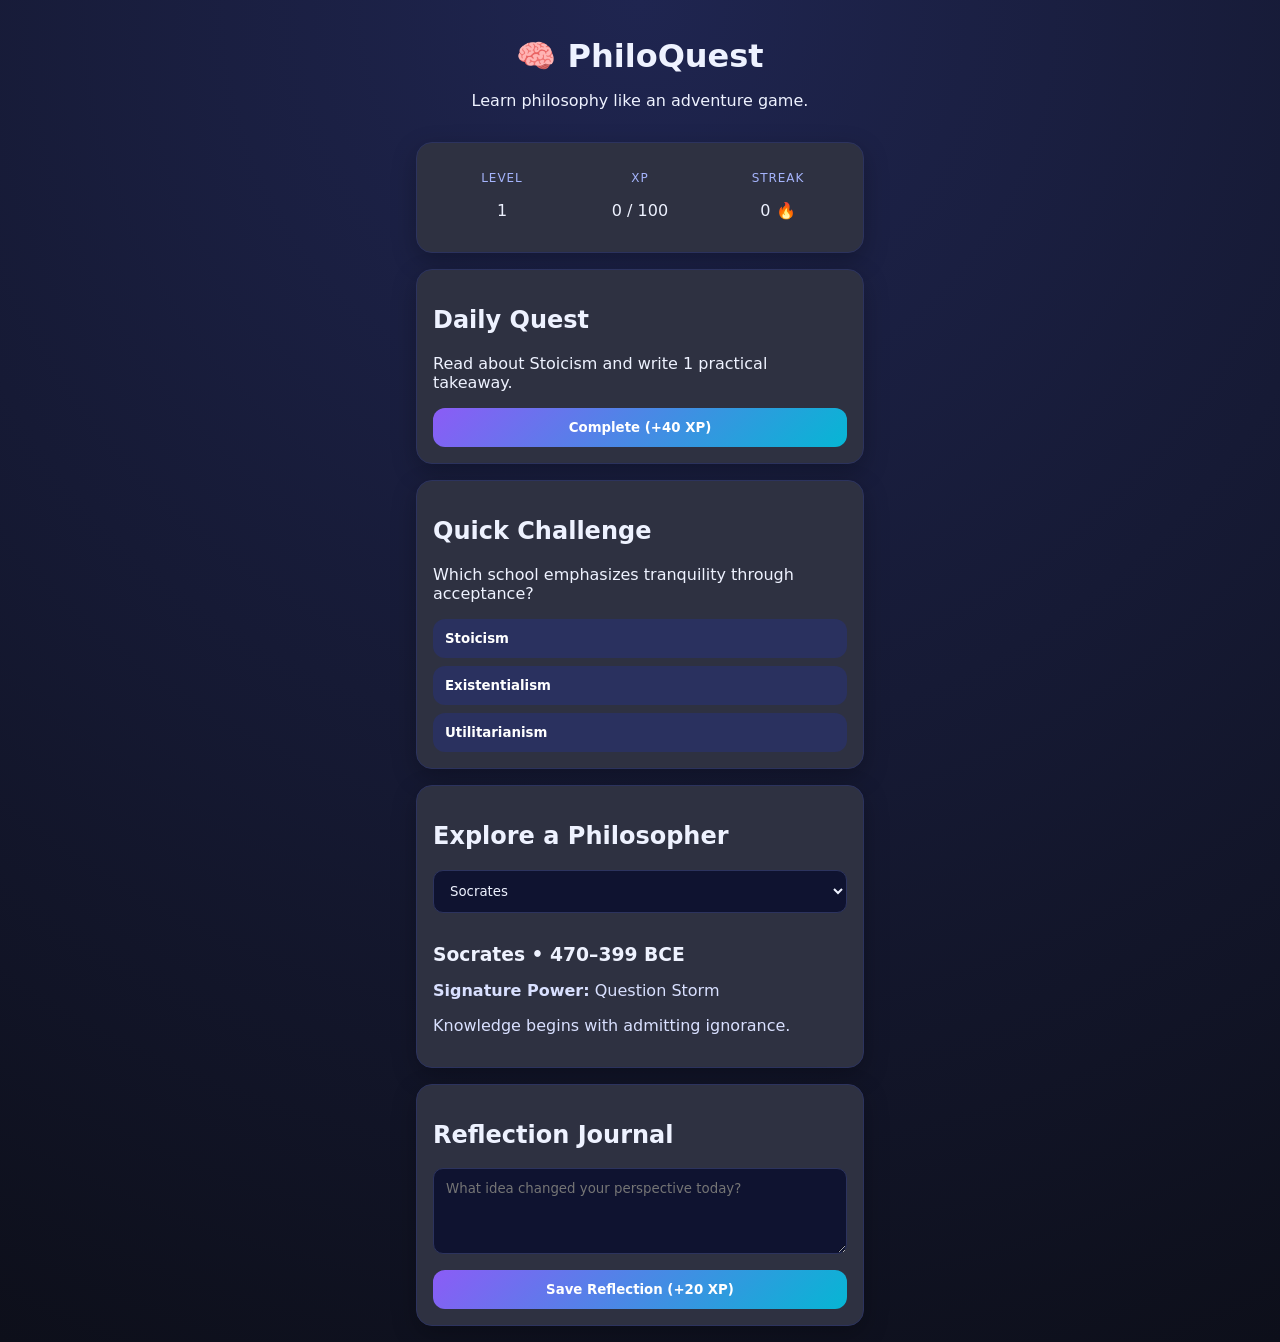
<file: mobile-philo-quest/index.html>
<!doctype html>
<html lang="en">
  <head>
    <meta charset="UTF-8" />
    <meta name="viewport" content="width=device-width, initial-scale=1.0" />
    <title>PhiloQuest</title>
    <link rel="stylesheet" href="styles.css" />
  </head>
  <body>
    <main class="app">
      <header class="hero">
        <h1>🧠 PhiloQuest</h1>
        <p>Learn philosophy like an adventure game.</p>
      </header>

      <section class="stats card">
        <div>
          <p class="label">Level</p>
          <p id="level">1</p>
        </div>
        <div>
          <p class="label">XP</p>
          <p><span id="xp">0</span> / <span id="xpGoal">100</span></p>
        </div>
        <div>
          <p class="label">Streak</p>
          <p id="streak">0 🔥</p>
        </div>
      </section>

      <section class="daily card">
        <h2>Daily Quest</h2>
        <p id="dailyQuest"></p>
        <button id="completeQuest">Complete (+40 XP)</button>
      </section>

      <section class="card">
        <h2>Quick Challenge</h2>
        <p id="question"></p>
        <div id="choices" class="choices"></div>
      </section>

      <section class="card">
        <h2>Explore a Philosopher</h2>
        <select id="philosopherSelect"></select>
        <article id="philosopherCard"></article>
      </section>

      <section class="card">
        <h2>Reflection Journal</h2>
        <textarea id="journal" rows="4" placeholder="What idea changed your perspective today?"></textarea>
        <button id="saveJournal">Save Reflection (+20 XP)</button>
      </section>
    </main>

    <script src="app.js"></script>
  </body>
</html>
</file>
<file: mobile-philo-quest/styles.css>
:root {
  --bg: #0d0f1a;
  --card: #171a2b;
  --accent: #8b5cf6;
  --accent-2: #06b6d4;
  --text: #eef2ff;
  --muted: #a5b4fc;
}

* {
  box-sizing: border-box;
  font-family: Inter, system-ui, -apple-system, sans-serif;
}

body {
  margin: 0;
  background: radial-gradient(circle at top, #1f2550, var(--bg));
  color: var(--text);
  min-height: 100vh;
}

.app {
  max-width: 480px;
  margin: 0 auto;
  padding: 1rem;
  display: grid;
  gap: 1rem;
}

.hero {
  text-align: center;
}

.hero h1 {
  margin-bottom: 0.25rem;
}

.card {
  background: color-mix(in oklab, var(--card) 88%, white 12%);
  border: 1px solid #2c335e;
  border-radius: 16px;
  padding: 1rem;
  box-shadow: 0 8px 24px rgba(0, 0, 0, 0.25);
}

.stats {
  display: grid;
  grid-template-columns: repeat(3, 1fr);
  text-align: center;
}

.label {
  color: var(--muted);
  font-size: 0.75rem;
  margin-bottom: 0.3rem;
  text-transform: uppercase;
  letter-spacing: 0.08em;
}

button {
  width: 100%;
  border: 0;
  border-radius: 12px;
  padding: 0.75rem;
  font-weight: 600;
  background: linear-gradient(135deg, var(--accent), var(--accent-2));
  color: white;
}

button:hover {
  filter: brightness(1.05);
}

.choices {
  display: grid;
  gap: 0.5rem;
}

.choice {
  text-align: left;
  background: #2a315f;
}

textarea,
select {
  width: 100%;
  background: #0f1330;
  border: 1px solid #2c335e;
  border-radius: 10px;
  color: var(--text);
  padding: 0.75rem;
  margin-bottom: 0.75rem;
}

#philosopherCard h3 {
  margin-bottom: 0.25rem;
}

#philosopherCard p {
  color: #d9e0ff;
}
</file>
